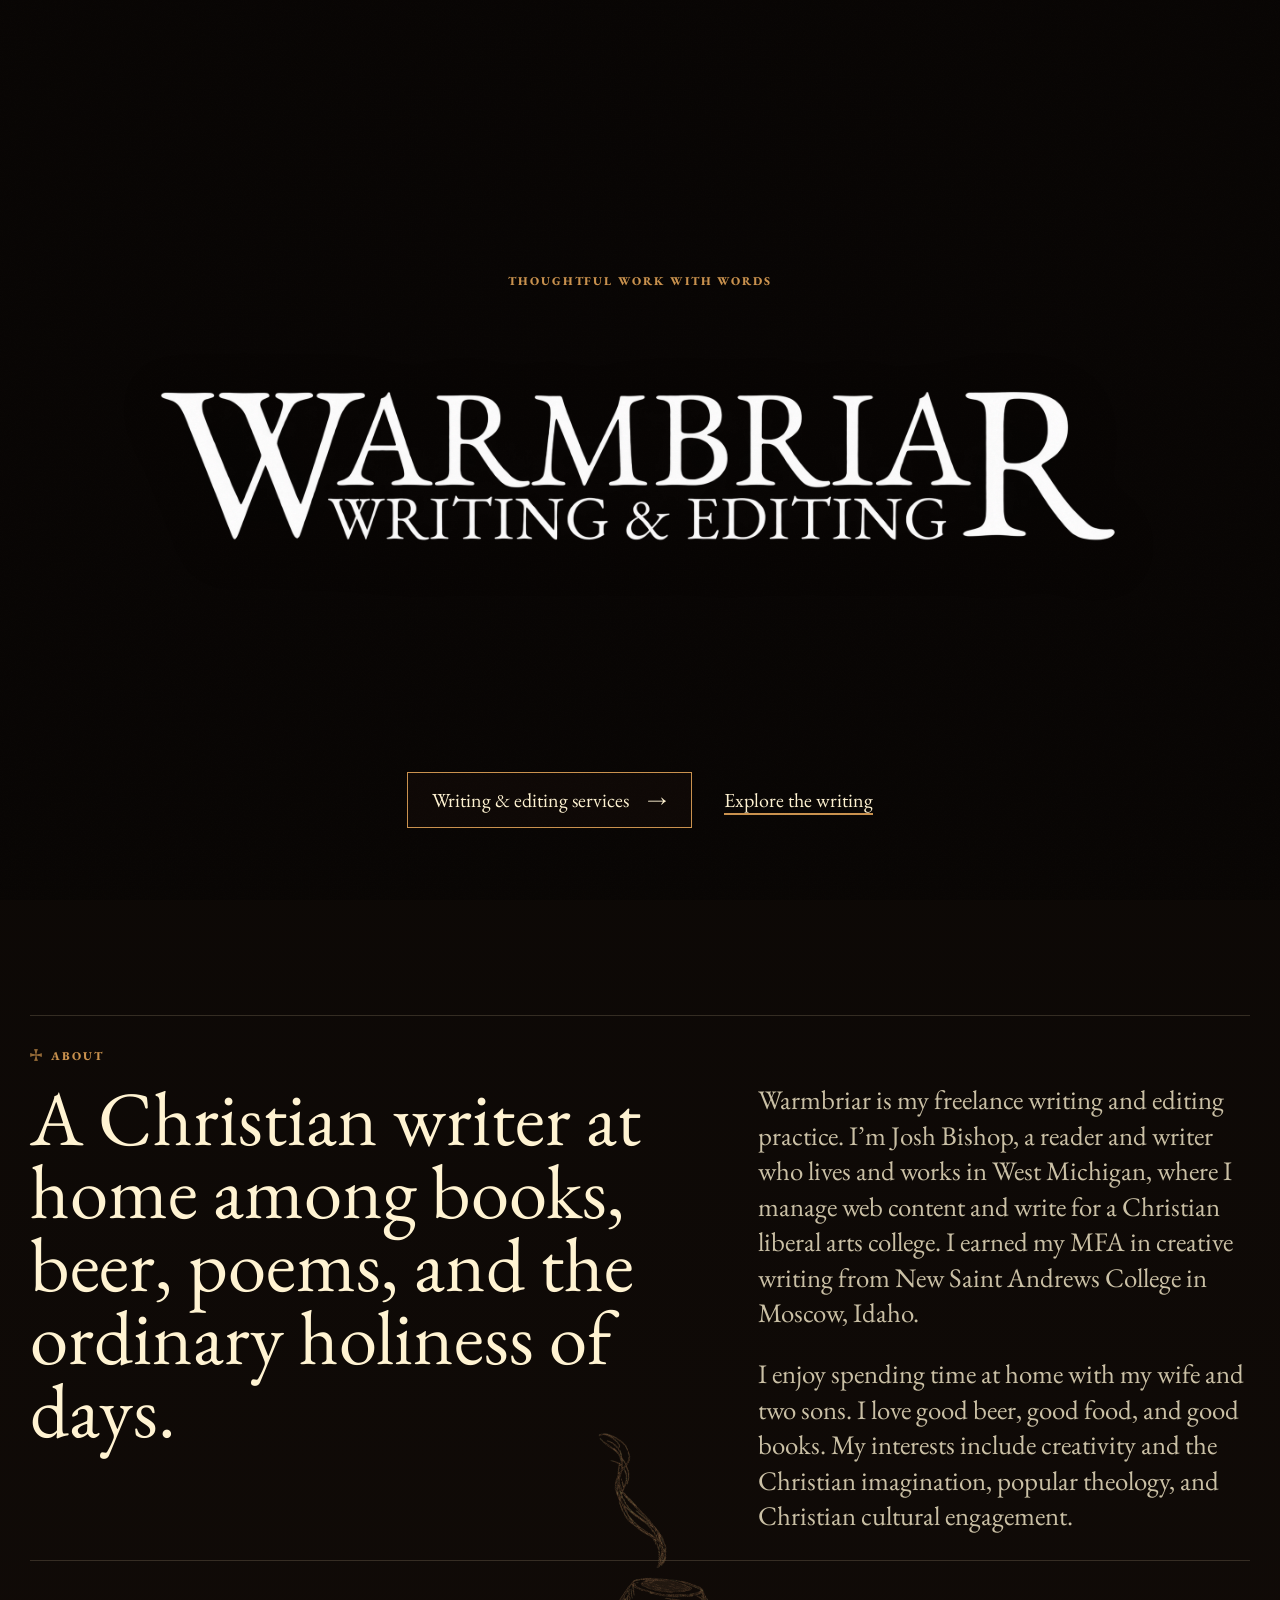
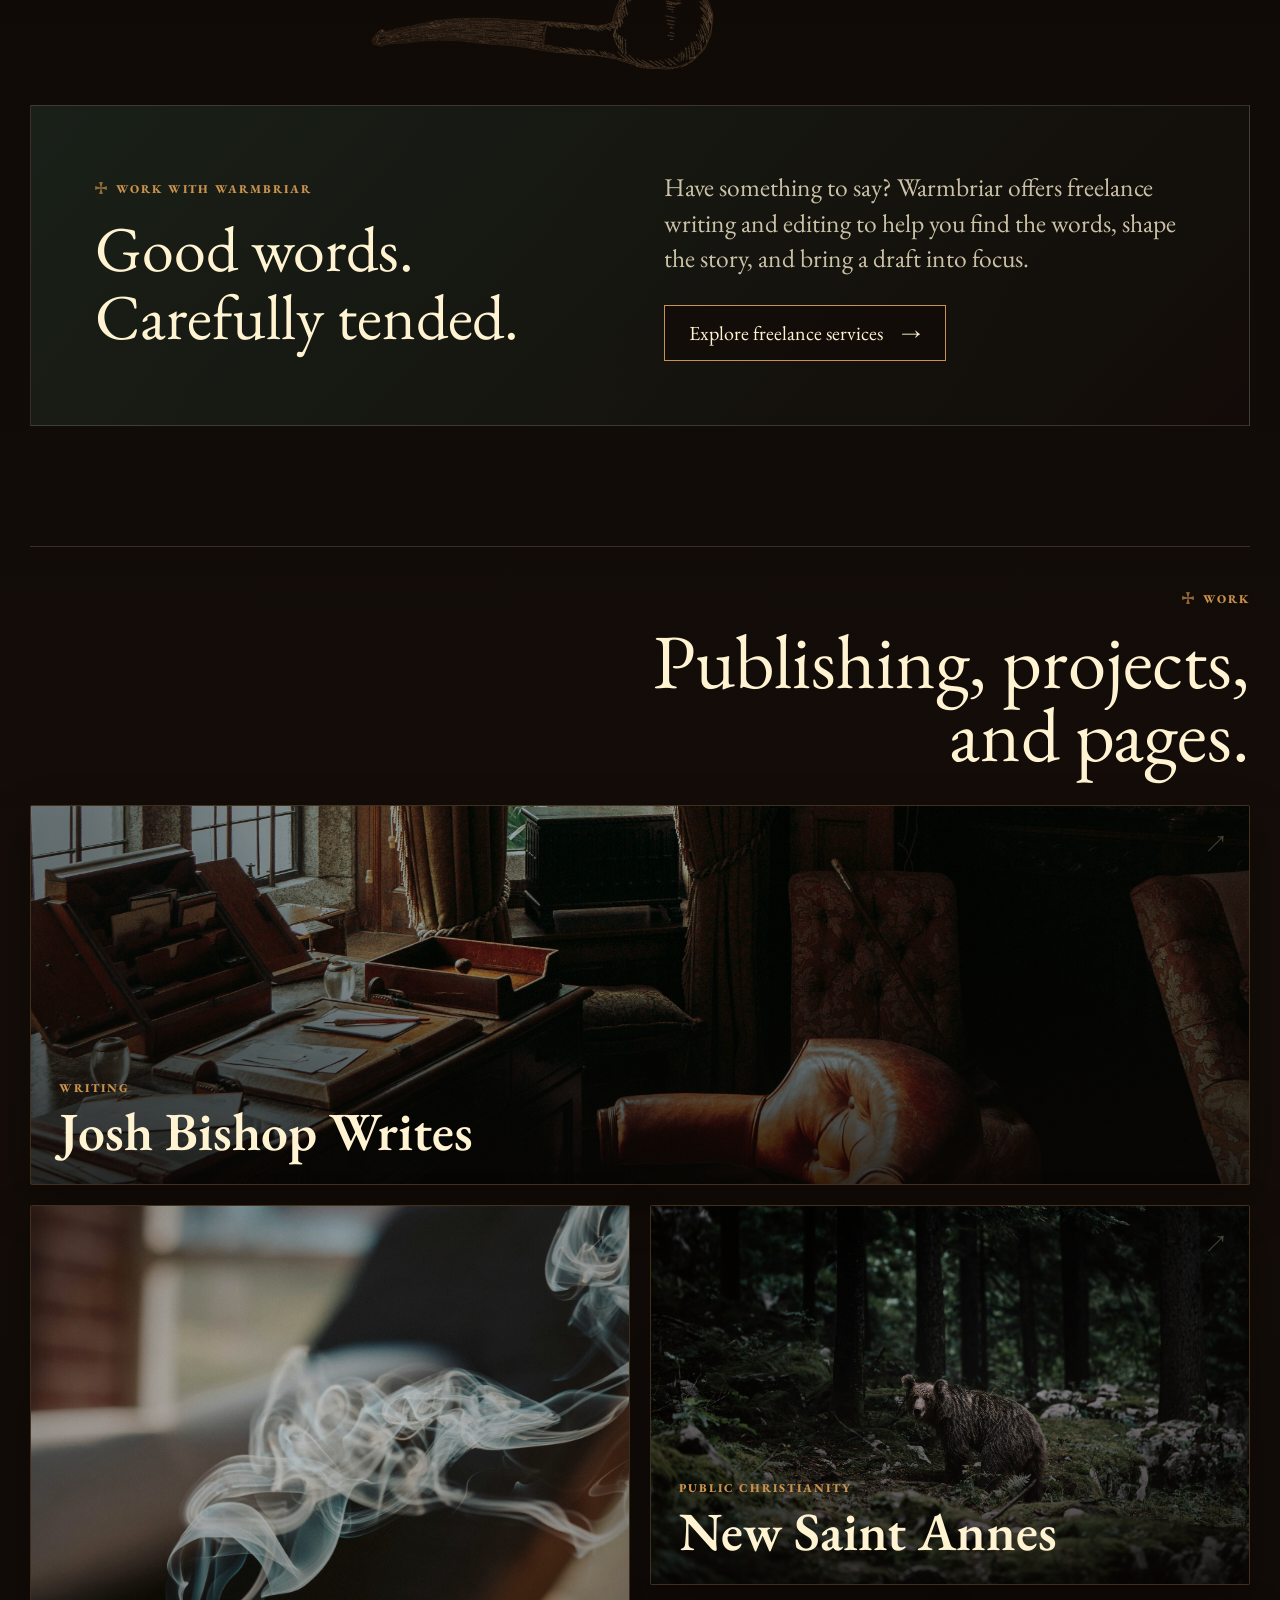
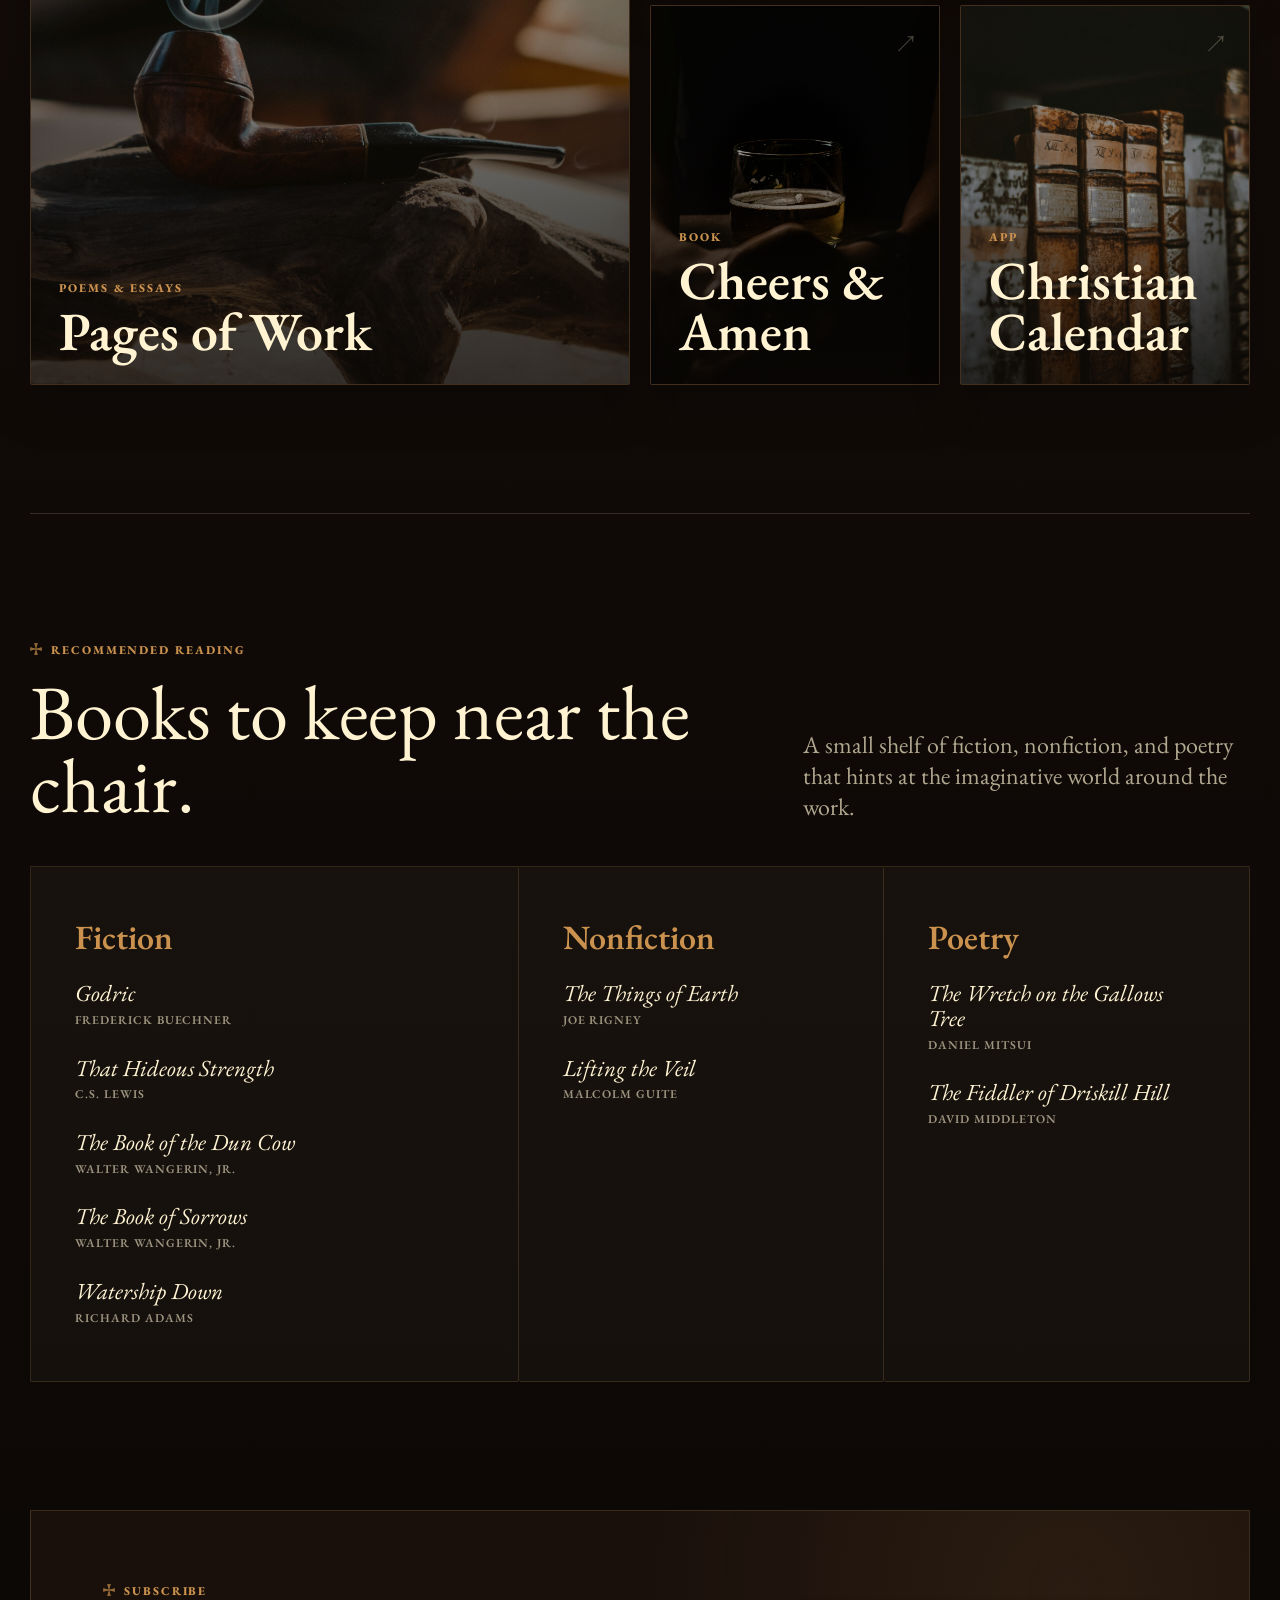
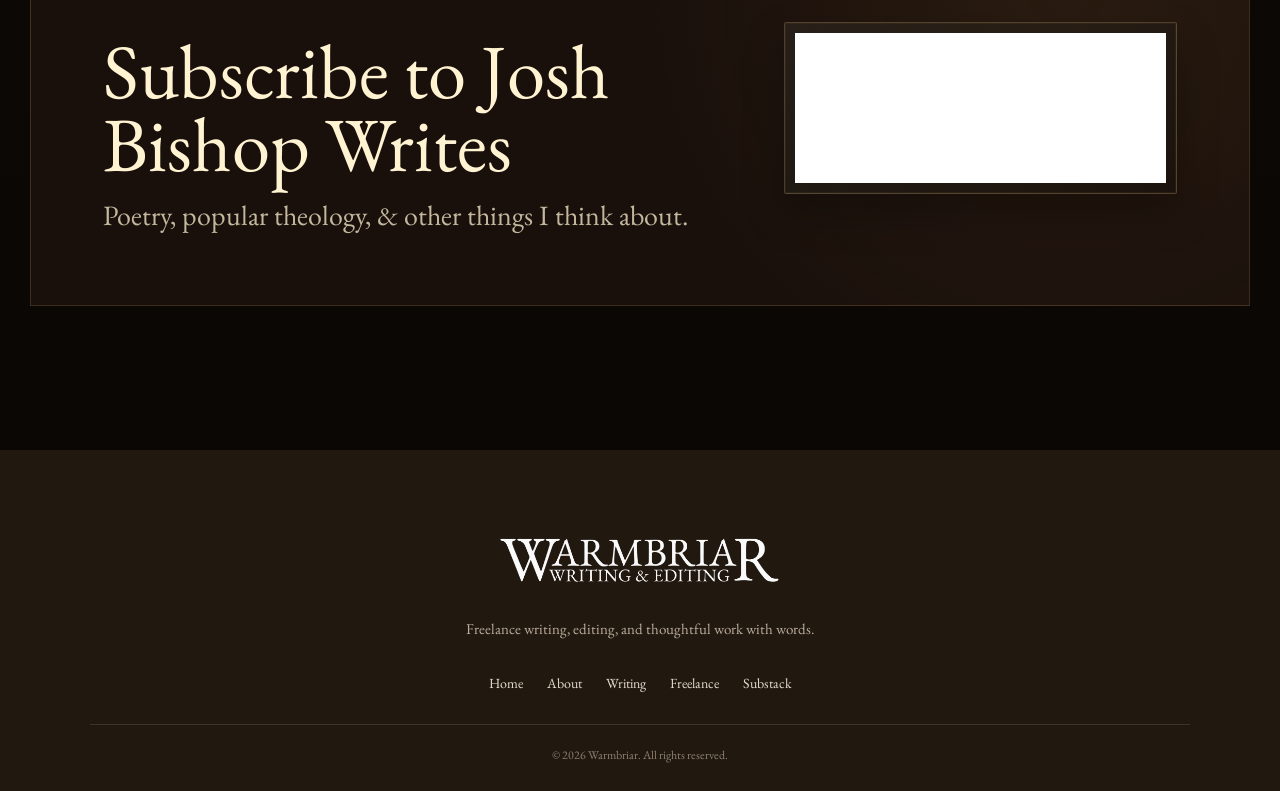
<file: index.html>
<!doctype html>
<html lang="en">
  <head>
    <meta charset="utf-8">
    <meta name="viewport" content="width=device-width, initial-scale=1">
    <title>Warmbriar | Writing &amp; Editing</title>
    <meta
    name="description"
    content="Warmbriar is the freelance writing and editing practice of Josh Bishop, a West Michigan writer exploring poetry, theology, and culture."
>
    <link rel="preconnect" href="https://fonts.googleapis.com">
    <link rel="preconnect" href="https://fonts.gstatic.com" crossorigin>


    <link href="https://fonts.googleapis.com/css2?family=EB+Garamond:ital,wght@0,400..800;1,400..800&display=swap" rel="stylesheet">
    <link rel="stylesheet" href="styles.css">
  </head>
  <body>

    <main id="top">
      <section class="hero" aria-label="Warmbriar introduction">
        <video class="hero-video" autoplay muted loop playsinline>
          <source src="candle-book.mp4" type="video/mp4">
          <source src="https://videos.pexels.com/video-files/10425839/10425839-hd_1920_1080_24fps.mp4" type="video/mp4">
        </video>
        <div class="hero-shade" aria-hidden="true"></div>
        <div class="hero-content">
          <p class="eyebrow">Thoughtful work with words</p>
          <h1><img class="warmbriar-logo" src="warmbriar-logo.png" alt="Warmbriar Writing &amp; Editing"></h1>
        </div>
        <div class="hero-actions"><a class="button" href="freelance.html">Writing &amp; editing services <span aria-hidden="true">→</span></a><a class="text-link" href="pages.html">Explore the writing</a></div>
      </section>

      <section class="about-section" id="about">
        <div class="section-rule"></div>
        <p class="section-kicker">About</p>
        <div class="about-grid">
          <div class="about-heading">
            <h2>A Christian writer at home among books, beer, poems, and the ordinary holiness of days.</h2>
            <img class="section-pipe" src="smoking-pipe.png" alt="" aria-hidden="true">
          </div>
          <div class="about-copy">
            <p>Warmbriar is my freelance writing and editing practice. I’m Josh Bishop, a reader and writer who lives and works in West Michigan, where I manage web content and write for a Christian liberal arts college. I earned my MFA in creative writing from New Saint Andrews College in Moscow, Idaho.</p>
            <p>I enjoy spending time at home with my wife and two sons. I love good beer, good food, and good books. My interests include creativity and the Christian imagination, popular theology, and Christian cultural engagement.</p>
          </div>
        </div>
        <div class="section-rule"></div>
      </section>

      <section class="freelance-section" aria-labelledby="freelance-heading">
        <div class="freelance-preview">
          <div>
            <p class="section-kicker">Work with Warmbriar</p>
            <h2 id="freelance-heading">Good words.<br>Carefully tended.</h2>
          </div>
          <div class="freelance-preview-copy">
            <!-- Draft service copy: replace with the client's final content. -->
            <p>Have something to say? Warmbriar offers freelance writing and editing to help you find the words, shape the story, and bring a draft into focus.</p>
            <a class="button" href="freelance.html">Explore freelance services <span aria-hidden="true">→</span></a>
          </div>
        </div>
      </section>

      <section class="work-section" id="work">
        <div class="section-heading">
          <p class="section-kicker">Work</p>
          <h2>Publishing, projects, and pages.</h2>
        </div>

        <div class="work-grid">
          <a class="work-card work-card-featured" href="https://www.joshbishopwrites.com/" target="_blank" rel="noopener noreferrer">
            <img src="old-office.jpg" alt="Dark shelves of old books in a shadowed office">
            <div class="card-vignette"></div>
            <span class="work-card-arrow" aria-hidden="true">↗</span>
            <div class="card-title">
              <span>Writing</span>
              <h3>Josh Bishop Writes</h3>
            </div>
            <div class="card-hover">
              <p>Poetry, popular theology, and the recurring questions that reward slow attention.</p>
            </div>
          </a>

          <a class="work-card work-card-pages" href="pages.html" target="_blank" rel="noopener noreferrer">
            <img src="pipe.jpg" alt="Smoking pipe resting on wood in warm light">
            <div class="card-vignette"></div>
            <span class="work-card-arrow" aria-hidden="true">↗</span>
            <div class="card-title">
              <span>Poems &amp; Essays</span>
              <h3>Pages of Work</h3>
            </div>
            <div class="card-hover">
              <p>A gathered index for poems, hymns, essays, commonplace notes, theology, and cultural criticism.</p>
            </div>
          </a>

          <a class="work-card work-card-new" href="https://www.newsaintannes.com/" target="_blank" rel="noopener noreferrer">
            <img src="bear.jpg" alt="Open antique book and papers on a wooden desk">
            <div class="card-vignette"></div>
            <span class="work-card-arrow" aria-hidden="true">↗</span>
            <div class="card-title">
              <span>Public Christianity</span>
              <h3>New Saint Annes</h3>
            </div>
            <div class="card-hover">
              <p>Christianity has public implications for how we live, work, worship, and govern.</p>
            </div>
          </a>

          <a class="work-card work-card-small" href="https://www.cheersamen.com/" target="_blank" rel="noopener noreferrer">
            <img src="beer.jpg" alt="Glass of beer held in a dim room">
            <div class="card-vignette"></div>
            <span class="work-card-arrow" aria-hidden="true">↗</span>
            <div class="card-title">
              <span>Book</span>
              <h3>Cheers &amp; Amen</h3>
            </div>
            <div class="card-hover">
              <p>Coming soon...</p>
            </div>
          </a>

          <a class="work-card work-card-small" href="https://www.newsaintannes.com/" target="_blank" rel="noopener noreferrer">
            <img src="old-books.jpg" alt="Open antique book on a wooden table">
            <div class="card-vignette"></div>
            <span class="work-card-arrow" aria-hidden="true">↗</span>
            <div class="card-title">
              <span>App</span>
              <h3>Christian Calendar</h3>
            </div>
            <div class="card-hover">
              <p>Coming soon...</p>
            </div>
          </a>
        </div>
      </section>

      <section class="reading-section" id="reading">
        <p class="section-kicker">Recommended Reading</p>
        <div class="reading-intro">
          <h2>Books to keep near the chair.</h2>
          <p>A small shelf of fiction, nonfiction, and poetry that hints at the imaginative world around the work.</p>
        </div>

        <div class="reading-grid">
          <div class="reading-list">
            <h3>Fiction</h3>
            <ul>
              <li><cite>Godric</cite><span>Frederick Buechner</span></li>
              <li><cite>That Hideous Strength</cite><span>C.S. Lewis</span></li>
              <li><cite>The Book of the Dun Cow</cite><span>Walter Wangerin, Jr.</span></li>
              <li><cite>The Book of Sorrows</cite><span>Walter Wangerin, Jr.</span></li>
              <li><cite>Watership Down</cite><span>Richard Adams</span></li>
            </ul>
          </div>
          <div class="reading-list">
            <h3>Nonfiction</h3>
            <ul>
              <li><cite>The Things of Earth</cite><span>Joe Rigney</span></li>
              <li><cite>Lifting the Veil</cite><span>Malcolm Guite</span></li>
            </ul>
          </div>
          <div class="reading-list">
            <h3>Poetry</h3>
            <ul>
              <li><cite>The Wretch on the Gallows Tree</cite><span>Daniel Mitsui</span></li>
              <li><cite>The Fiddler of Driskill Hill</cite><span>David Middleton</span></li>
            </ul>
          </div>
        </div>
      </section>

      <section class="subscribe-section" id="subscribe">
        <div class="subscribe-panel">
          <div class="subscribe-copy">
            <p class="section-kicker">Subscribe</p>
            <h2>Subscribe to Josh Bishop Writes</h2>
            <p>Poetry, popular theology, &amp; other things I think about.</p>
          </div>
          <div class="subscribe-frame">
            <iframe title="Subscribe to Josh Bishop Writes" class="subscribe-embed" src="https://www.joshbishopwrites.com/embed" width="480" height="150" frameborder="0" scrolling="no"></iframe>
          </div>
        </div>
      </section>
    </main>

    <footer class="site-footer">
      <div class="footer-inner">
        <div class="footer-brand">
          <h3><a href="index.html"><img class="warmbriar-logo" src="warmbriar-logo.png" alt="Warmbriar Writing &amp; Editing"></a></h3>
          <p>Freelance writing, editing, and thoughtful work with words.</p>
        </div>

        <nav class="footer-nav" aria-label="Footer navigation">
          <a href="index.html">Home</a>
          <a href="index.html#about">About</a>
          <a href="pages.html">Writing</a>
          <a href="freelance.html">Freelance</a>
          <a href="https://www.joshbishopwrites.com/" target="_blank" rel="noopener noreferrer">Substack</a>
        </nav>

        <div class="footer-bottom">
          <p>© 2026 Warmbriar. All rights reserved.</p>
        </div>
      </div>
    </footer>

    <script src="script.js"></script>
  </body>
</html>
</file>
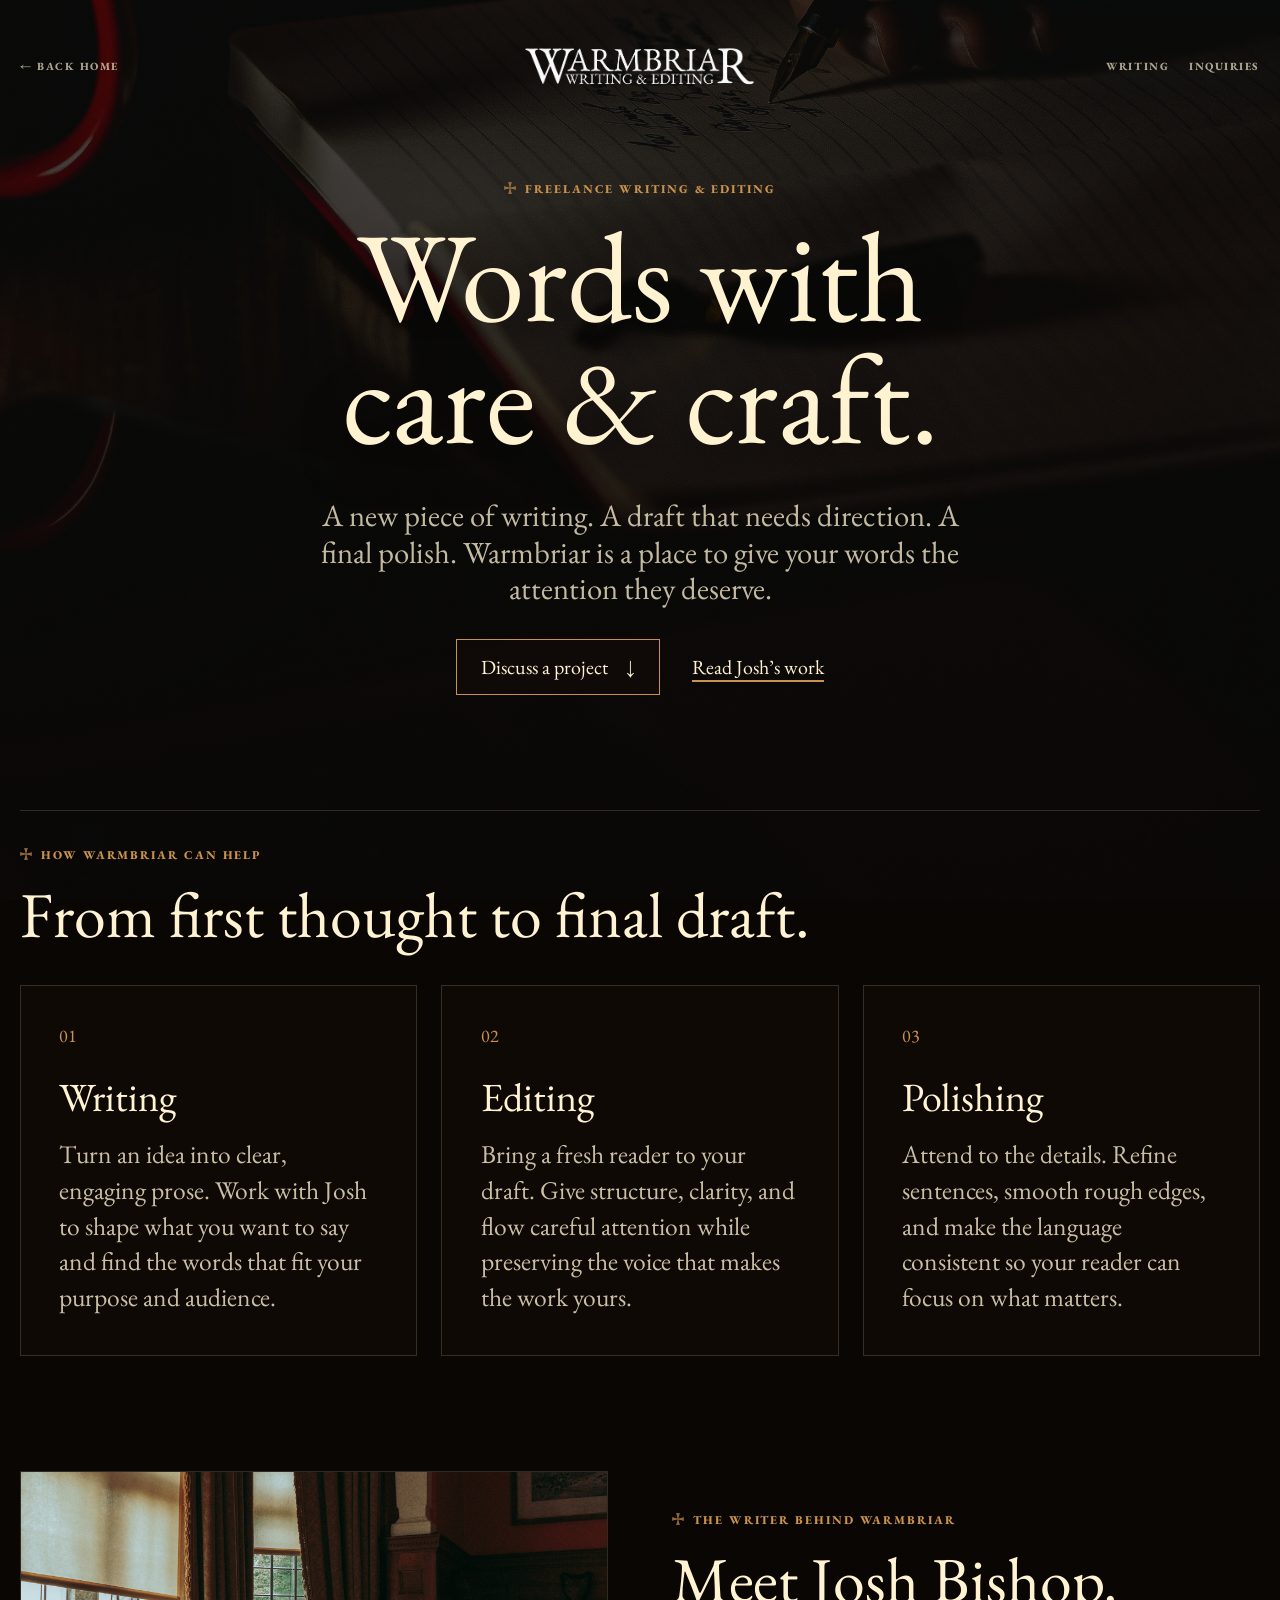
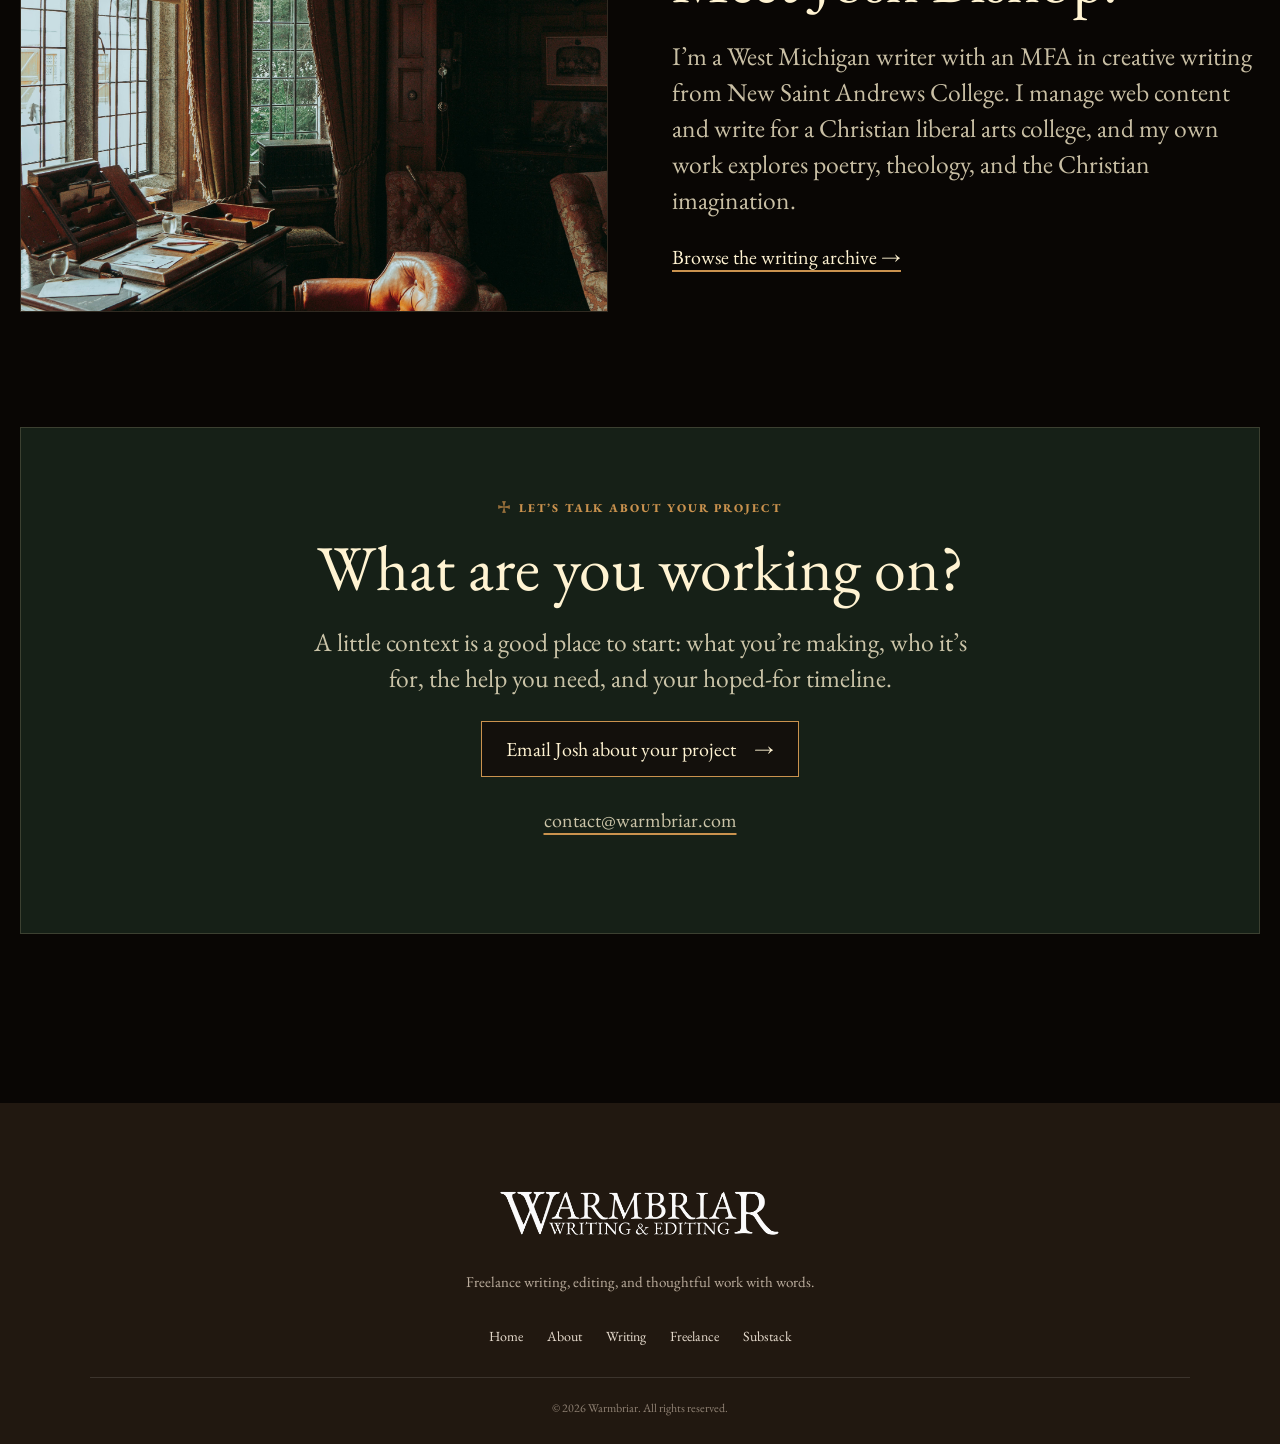
<file: freelance.html>
<!doctype html>
<html lang="en">
  <head>
    <meta charset="utf-8">
    <meta name="viewport" content="width=device-width, initial-scale=1">
    <title>Freelance Writing &amp; Editing | Warmbriar</title>
    <meta name="description" content="Explore freelance writing and editing with Warmbriar, the practice of West Michigan writer Josh Bishop.">
    <link rel="preconnect" href="https://fonts.googleapis.com">
    <link rel="preconnect" href="https://fonts.gstatic.com" crossorigin>
    <link href="https://fonts.googleapis.com/css2?family=EB+Garamond:ital,wght@0,400..800;1,400..800&display=swap" rel="stylesheet">
    <link rel="stylesheet" href="styles.css">
  </head>
  <body class="pages-page freelance-page">
    <header class="pages-header">
      <a class="pages-home-link" href="index.html">Back Home</a>
      <a class="pages-header-label" href="index.html"><img class="warmbriar-logo" src="warmbriar-logo.png" alt="Warmbriar Writing &amp; Editing"></a>
      <nav class="page-nav" aria-label="Main navigation"><a href="pages.html">Writing</a><a href="#inquiries">Inquiries</a></nav>
    </header>
    <main class="pages-main freelance-main">
      <section class="pages-hero" aria-labelledby="freelance-title">
        <p class="section-kicker">Freelance Writing &amp; Editing</p>
        <h1 id="freelance-title" class="pages-title">Words with<br>care &amp; craft.</h1>
        <!-- Draft copy pending the client's service details. -->
        <p class="pages-intro">A new piece of writing. A draft that needs direction. A final polish. Warmbriar is a place to give your words the attention they deserve.</p>
        <div class="hero-actions"><a class="button" href="#inquiries">Discuss a project <span aria-hidden="true">↓</span></a><a class="text-link" href="pages.html">Read Josh’s work</a></div>
      </section>

      <section class="service-section" aria-labelledby="services-title">
        <p class="section-kicker">How Warmbriar can help</p>
        <h2 id="services-title">From first thought to final draft.</h2>
        <div class="service-grid">
          <article class="service-card"><span class="service-number" aria-hidden="true">01</span><h3>Writing</h3><p>Turn an idea into clear, engaging prose. Work with Josh to shape what you want to say and find the words that fit your purpose and audience.</p></article>
          <article class="service-card"><span class="service-number" aria-hidden="true">02</span><h3>Editing</h3><p>Bring a fresh reader to your draft. Give structure, clarity, and flow careful attention while preserving the voice that makes the work yours.</p></article>
          <article class="service-card"><span class="service-number" aria-hidden="true">03</span><h3>Polishing</h3><p>Attend to the details. Refine sentences, smooth rough edges, and make the language consistent so your reader can focus on what matters.</p></article>
        </div>
      </section>

      <section class="freelance-about" aria-labelledby="writer-title">
        <img src="old-office.jpg" alt="Old books lining the shelves of a shadowed study" loading="lazy">
        <div><p class="section-kicker">The writer behind Warmbriar</p><h2 id="writer-title">Meet Josh Bishop.</h2><p>I’m a West Michigan writer with an MFA in creative writing from New Saint Andrews College. I manage web content and write for a Christian liberal arts college, and my own work explores poetry, theology, and the Christian imagination.</p><a class="text-link" href="pages.html">Browse the writing archive <span aria-hidden="true">→</span></a></div>
      </section>

      <section class="inquiry-panel" id="inquiries" aria-labelledby="inquiries-title">
        <p class="section-kicker">Let’s talk about your project</p>
        <h2 id="inquiries-title">What are you working on?</h2>
        <p>A little context is a good place to start: what you’re making, who it’s for, the help you need, and your hoped-for timeline.</p>
        <a class="button" href="mailto:contact@warmbriar.com?subject=Warmbriar%20project%20inquiry">Email Josh about your project <span aria-hidden="true">→</span></a>
        <p><a class="text-link" href="mailto:contact@warmbriar.com">contact@warmbriar.com</a></p>
      </section>
    </main>
    <footer class="site-footer">
      <div class="footer-inner">
        <div class="footer-brand">
          <h3><a href="index.html"><img class="warmbriar-logo" src="warmbriar-logo.png" alt="Warmbriar Writing &amp; Editing"></a></h3>
          <p>Freelance writing, editing, and thoughtful work with words.</p>
        </div>

        <nav class="footer-nav" aria-label="Footer navigation">
          <a href="index.html">Home</a>
          <a href="index.html#about">About</a>
          <a href="pages.html">Writing</a>
          <a href="freelance.html">Freelance</a>
          <a href="https://www.joshbishopwrites.com/" target="_blank" rel="noopener noreferrer">Substack</a>
        </nav>

        <div class="footer-bottom">
          <p>© 2026 Warmbriar. All rights reserved.</p>
        </div>
      </div>
    </footer>


  </body>
</html>
</file>
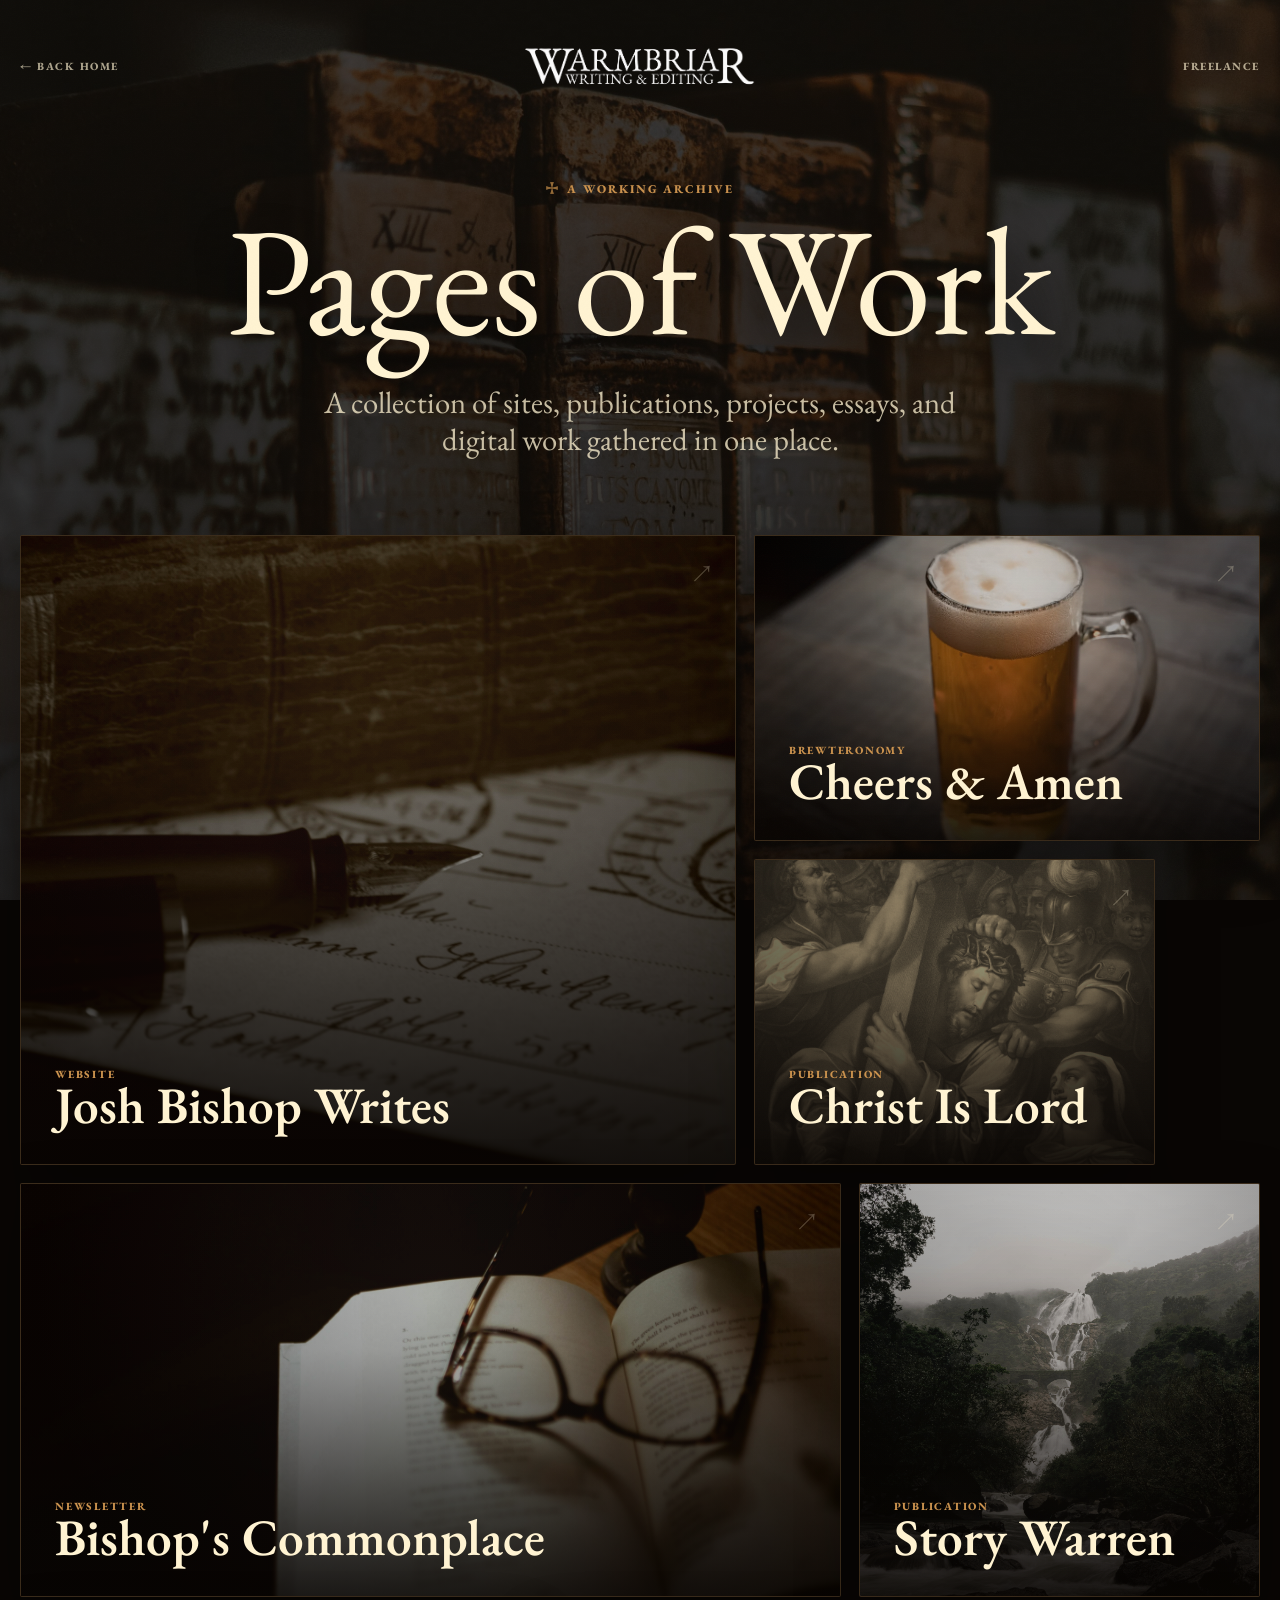
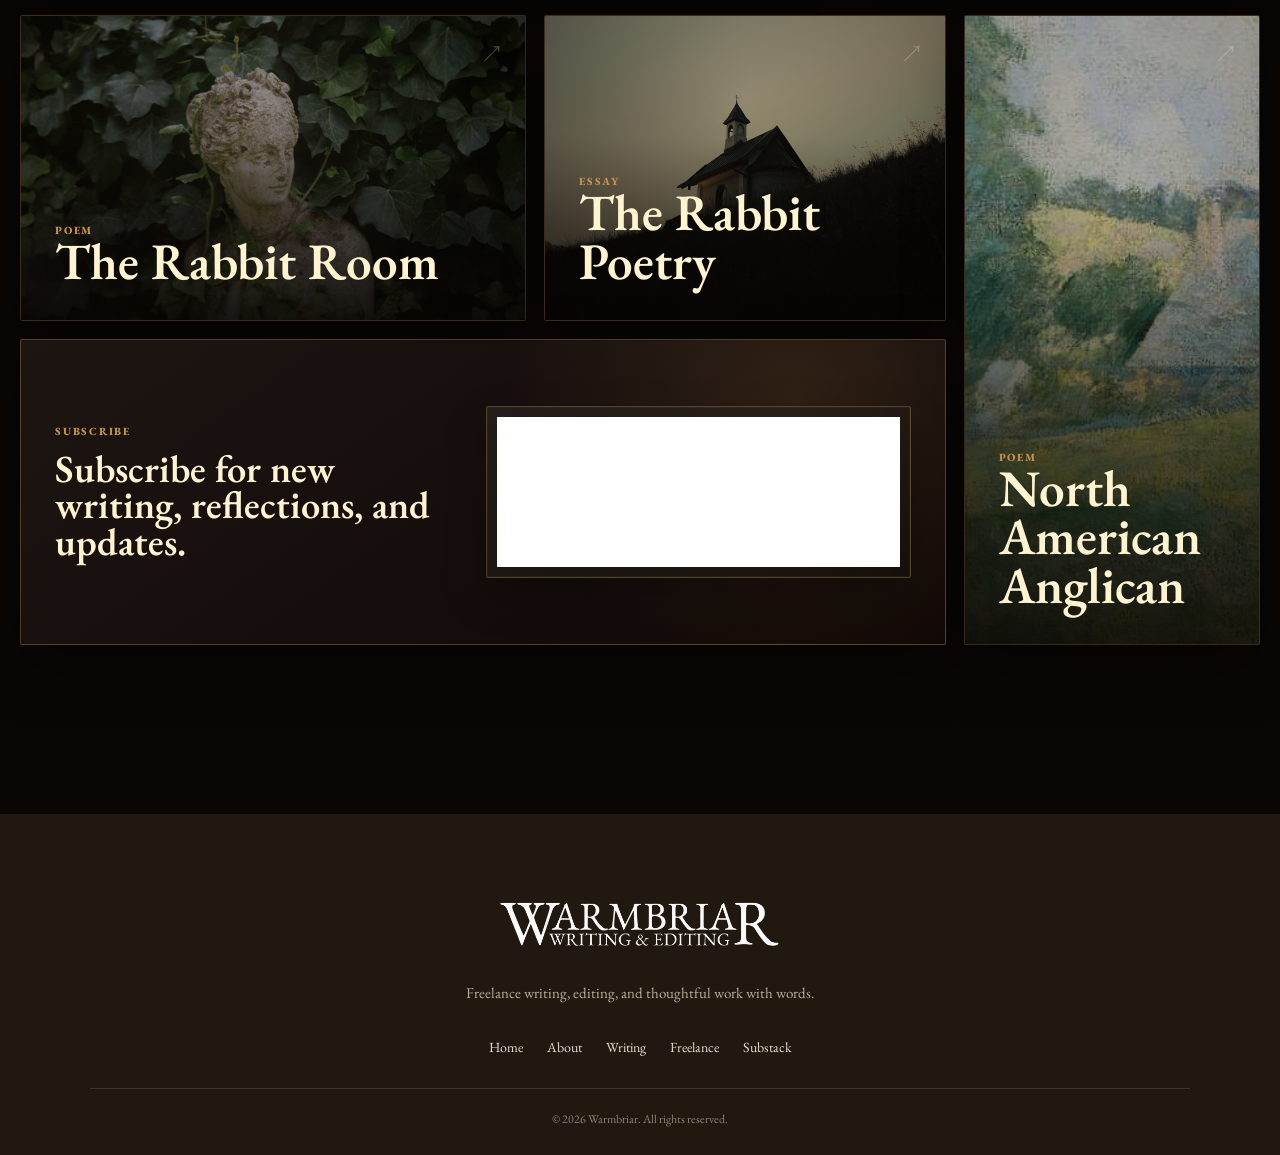
<file: pages.html>
<!doctype html>
<html lang="en">
  <head>
    <meta charset="utf-8">
    <meta name="viewport" content="width=device-width, initial-scale=1">
    <title>Pages of Work | Warmbriar</title>
    <meta
      name="description"
      content="A collection of sites, publications, projects, essays, and digital work by Josh Bishop gathered in one place."
    >
    <link rel="preconnect" href="https://fonts.googleapis.com">
    <link rel="preconnect" href="https://fonts.gstatic.com" crossorigin>

    <link href="https://fonts.googleapis.com/css2?family=EB+Garamond:ital,wght@0,400..800;1,400..800&display=swap" rel="stylesheet">
    <link rel="stylesheet" href="styles.css">
  </head>
  <body class="pages-page">
    <header class="pages-header" aria-label="Pages archive header">
      <a class="pages-home-link" href="index.html">Back Home</a>
      <a class="pages-header-label" href="index.html"><img class="warmbriar-logo" src="warmbriar-logo.png" alt="Warmbriar Writing &amp; Editing"></a>
      <nav class="page-nav" aria-label="Main navigation"><a href="freelance.html">Freelance</a></nav>
    </header>

    <main class="pages-main">
      <section class="pages-hero" aria-labelledby="pages-title">
        <p class="section-kicker">A Working Archive</p>
        <h1 id="pages-title" class="pages-title">Pages of Work</h1>
        <p class="pages-intro">A collection of sites, publications, projects, essays, and digital work gathered in one place.</p>
      </section>

      <section class="pages-archive" aria-label="Collected pages">
        <a class="page-card page-card-primary" href="https://www.joshbishopwrites.com/" target="_blank" rel="noopener noreferrer">
          <img src="writing.jpg" alt="Shadowed study shelves and old books">
          <span class="page-card-shade" aria-hidden="true"></span>
          <span class="page-card-arrow" aria-hidden="true">↗</span>
          <span class="page-card-content">
            <span class="page-card-category">Website</span>
            <span class="page-card-title">
              <span>Josh Bishop Writes</span>
            </span>
            <span class="page-card-description">Poetry, theology, essays, and personal writing.</span>
          </span>
        </a>

        <a class="page-card page-card-short" href="https://www.cheersamen.com/" target="_blank" rel="noopener noreferrer">
          <img src="beers.jpg" alt="Glass of beer in warm low light">
          <span class="page-card-shade" aria-hidden="true"></span>
          <span class="page-card-arrow" aria-hidden="true">↗</span>
          <span class="page-card-content">
            <span class="page-card-category">Brewteronomy</span>
            <span class="page-card-title">
              <span>Cheers &amp; Amen</span>
            </span>
            <span class="page-card-description">Beer is a gift from God, given for his glory and our joy — and we should thank him for it</span>
          </span>
        </a>

        <a class="page-card page-card-medium" href="https://christislord.substack.com/" target="_blank" rel="noopener noreferrer">
          <img src="christ.jpg" alt="Decorative cross mark">
          <span class="page-card-shade" aria-hidden="true"></span>
          <span class="page-card-arrow" aria-hidden="true">↗</span>
          <span class="page-card-content">
            <span class="page-card-category">Publication</span>
            <span class="page-card-title">
              <span>Christ Is Lord</span>
            </span>
            <span class="page-card-description">Christian cultural engagement, essays, and public theology.</span>
          </span>
        </a>

        <a class="page-card page-card-wide" href="https://bishopscommonplace.substack.com/" target="_blank" rel="noopener noreferrer">
          <img src="open-book.jpg" alt="Smoking pipe resting on a wooden surface">
          <span class="page-card-shade" aria-hidden="true"></span>
          <span class="page-card-arrow" aria-hidden="true">↗</span>
          <span class="page-card-content">
            <span class="page-card-category">Newsletter</span>
            <span class="page-card-title">
              <span>Bishop's Commonplace</span>
            </span>
            <span class="page-card-description">Notes, fragments, observations, and links from the desk.</span>
          </span>
        </a>

        <a class="page-card page-card-square" href="https://storywarren.com/author/josh-bishop/" target="_blank" rel="noopener noreferrer">
          <img src="story-warren.jpg" alt="Shadowed study shelves and old books">
          <span class="page-card-shade" aria-hidden="true"></span>
          <span class="page-card-arrow" aria-hidden="true">↗</span>
          <span class="page-card-content">
            <span class="page-card-category">Publication</span>
            <span class="page-card-title">
              <span>Story Warren</span>
            </span>
            <span class="page-card-description">Collected writing by Josh Bishop at Story Warren.</span>
          </span>
        </a>

        <a class="page-card page-card-short page-card-rabbit-room" href="https://rabbitroompoetry.substack.com/p/an-unexpected-specterjosh-bishop" target="_blank" rel="noopener noreferrer">
          <img src="rabbit-room.jpg" alt="Open book and papers in warm light">
          <span class="page-card-shade" aria-hidden="true"></span>
          <span class="page-card-arrow" aria-hidden="true">↗</span>
          <span class="page-card-content">
            <span class="page-card-category">Poem</span>
            <span class="page-card-title">
              <span>The Rabbit Room</span>
            </span>
            <span class="page-card-description">An Unexpected Specter, published through Rabbit Room Poetry.</span>
          </span>
        </a>

        <a class="page-card page-card-medium page-card-rabbit-poetry" href="https://www.rabbitroom.com/post/on-creation-first-and-new-by-josh-bishop" target="_blank" rel="noopener noreferrer">
          <img src="rabbit-poetry.jpg" alt="Writing desk and papers in low light">
          <span class="page-card-shade" aria-hidden="true"></span>
          <span class="page-card-arrow" aria-hidden="true">↗</span>
          <span class="page-card-content">
            <span class="page-card-category">Essay</span>
            <span class="page-card-title">
              <span>The Rabbit Poetry</span>
            </span>
            <span class="page-card-description">On Creation, First and New, published by The Rabbit Room.</span>
          </span>
        </a>

        <a class="page-card page-card-anglican" href="https://northamanglican.com/summer-afternoon/" target="_blank" rel="noopener noreferrer">
          <img src="summer.jpg" alt="Smoking pipe resting on a wooden surface">
          <span class="page-card-shade" aria-hidden="true"></span>
          <span class="page-card-arrow" aria-hidden="true">↗</span>
          <span class="page-card-content">
            <span class="page-card-category">Poem</span>
            <span class="page-card-title">
              <span>North American Anglican</span>
            </span>
            <span class="page-card-description">Summer Afternoon, published at The North American Anglican.</span>
          </span>
        </a>

        <div class="page-card page-card-subscribe">
          <div class="page-card-content page-subscribe-content">
            <div class="page-subscribe-copy">
              <span class="page-card-category">Subscribe</span>
              <span class="page-card-title">
                <span>Subscribe for new writing, reflections, and updates.</span>
              </span>
            </div>
            <div class="subscribe-frame pages-more-frame">
              <iframe title="Subscribe to Josh Bishop Writes" class="subscribe-embed pages-more-embed" src="https://www.joshbishopwrites.com/embed" width="480" height="150" frameborder="0" scrolling="no"></iframe>
            </div>
          </div>
        </div>
      </section>
    </main>

    <footer class="site-footer">
      <div class="footer-inner">
        <div class="footer-brand">
          <h3><a href="index.html"><img class="warmbriar-logo" src="warmbriar-logo.png" alt="Warmbriar Writing &amp; Editing"></a></h3>
          <p>Freelance writing, editing, and thoughtful work with words.</p>
        </div>

        <nav class="footer-nav" aria-label="Footer navigation">
          <a href="index.html">Home</a>
          <a href="index.html#about">About</a>
          <a href="pages.html">Writing</a>
          <a href="freelance.html">Freelance</a>
          <a href="https://www.joshbishopwrites.com/" target="_blank" rel="noopener noreferrer">Substack</a>
        </nav>

        <div class="footer-bottom">
          <p>© 2026 Warmbriar. All rights reserved.</p>
        </div>
      </div>
    </footer>

    <script src="script.js"></script>
  </body>
</html>
</file>
<file: styles.css>
:root {
  --black: #090604;
  --coal: #120b08;
  --walnut: #21130d;
  --brown: #352016;
  --oxblood: #68241f;
  --green: #203226;
  --brass: #ca924e;
  --paper: #f2dfbc;
  --cream: #fff3d2;
  --muted: #bca27b;
  --line: rgba(255, 231, 188, 0.16);
  --shadow: rgba(0, 0, 0, 0.54);
}

* {
  box-sizing: border-box;
}

html {
  scroll-behavior: smooth;
}

body {
  margin: 0;
  font-family: "EB Garamond", serif;
  color: var(--cream);
  background:
    radial-gradient(circle at 20% 8%, rgba(104, 36, 31, 0.22), transparent 28rem),
    linear-gradient(180deg, #090604 0%, #140d09 46%, #090604 100%);
  cursor: url("deus-vult-cursor.png") 16 16, auto;
}

body.pages-page {
  --page-image: url("pages-background.jpg");
  min-height: 100vh;
  color: var(--cream);
  isolation: isolate;
  background: var(--black);
  background-position: center, center;
}

/* A separate layer avoids repainting a fixed body background on scroll. */
body.pages-page::after {
  position: fixed;
  inset: 0;
  z-index: 0;
  pointer-events: none;
  content: "";
  background:
    linear-gradient(rgba(9, 6, 4, 0.72), rgba(9, 6, 4, 0.88)),
    var(--page-image);
  background-position: inherit;
  background-size: cover;
  background-repeat: no-repeat;
  transform: translateZ(0);
}

body.pages-page > .site-footer {
  position: relative;
  z-index: 1;
}


body.freelance-page {
  --page-image: url("writing-paper.jpg");
  background-position: center, center 30%;
}

body::before {
  position: fixed;
  inset: 0;
  z-index: 10;
  pointer-events: none;
  content: "";
  opacity: 0.025;
  background-image: url("data:image/svg+xml,%3Csvg viewBox='0 0 240 240' xmlns='http://www.w3.org/2000/svg'%3E%3Cfilter id='noise'%3E%3CfeTurbulence type='fractalNoise' baseFrequency='0.85' numOctaves='3' stitchTiles='stitch'/%3E%3C/filter%3E%3Crect width='240' height='240' filter='url(%23noise)' opacity='0.55'/%3E%3C/svg%3E");
  background-size: 240px 240px;
}

a {
  color: inherit;
  text-decoration: none;
}

a:focus-visible,
button:focus-visible,
input:focus-visible {
  outline: 2px solid rgba(185, 133, 69, 0.9);
  outline-offset: 4px;
}

img,
video {
  display: block;
  max-width: 100%;
}

.hero {
  position: relative;
  min-height: 100svh;
  display: grid;
  place-items: center;
  overflow: hidden;
  isolation: isolate;
  background: var(--black);
}

.hero-video {
  position: absolute;
  inset: 0;
  z-index: -3;
  width: 100%;
  height: 100%;
  object-fit: cover;
}

.hero-shade {
  position: absolute;
  inset: 0;
  z-index: -1;
  background:
    radial-gradient(circle at center, rgba(9, 6, 4, 0.03) 0%, rgba(9, 6, 4, 0.26) 44%, rgba(9, 6, 4, 0.58) 100%),
    linear-gradient(180deg, rgba(9, 6, 4, 0.12) 0%, rgba(9, 6, 4, 0.24) 62%, rgba(9, 6, 4, 0.72) 100%),
    rgba(9, 6, 4, 0.1);
}

.hero-content {
  width: min(960px, calc(100% - 40px));
  text-align: center;
}

.eyebrow,
.section-kicker {
  margin: 0 0 18px;
  color: var(--brass);
  font-size: 12px;
  font-weight: 800;
  letter-spacing: 0.16em;
  text-transform: uppercase;
}

.section-kicker::before {
  display: inline-block;
  width: 12px;
  height: 12px;
  margin-right: 9px;
  vertical-align: -1px;
  content: "";
  background: rgba(185, 133, 69, 0.78);
  mask: url("deus-vult.png") center / contain no-repeat;
  -webkit-mask: url("deus-vult.png") center / contain no-repeat;
}

.hero h1 {
  margin: 0;
  font-family: "EB Garamond", serif;
  font-size: clamp(72px, 13vw, 190px);
  font-weight: normal;
  line-height: 0.82;
  letter-spacing: 0;
  text-shadow: 0 18px 40px rgba(0, 0, 0, 0.72);
}

.gothic-initial {
  display: inline-block;
  width: auto;
  height: 0.86em;
  vertical-align: -0.08em;
  filter: brightness(0) saturate(100%) invert(94%) sepia(12%) saturate(643%) hue-rotate(339deg) brightness(108%) contrast(104%);
}

.hero > .hero-actions {
  position: absolute;
  left: 50%;
  bottom: clamp(34px, 8vh, 84px);
  width: calc(100% - 40px);
  margin: 0;
  transform: translateX(-50%);
}

.about-section,
.work-section,
.reading-section,
.subscribe-section {
  width: min(1220px, calc(100% - 40px));
  margin: 0 auto;
}

.about-section {
  padding: clamp(80px, 9vw, 130px) 0 clamp(36px, 5vw, 72px);
}

.section-rule {
  width: 100%;
  height: 1px;
  margin-bottom: 32px;
  background: var(--line);
}

.about-grid {
  display: grid;
  grid-template-columns: minmax(0, 0.96fr) minmax(320px, 0.74fr);
  gap: clamp(40px, 7vw, 96px);
  align-items: start;
}

.about-heading {
  position: relative;
}

h2,
h3 {
  font-family: "EB Garamond", serif;
  letter-spacing: 0;
}

.about-heading h2,
.section-heading h2,
.reading-intro h2,
.subscribe-panel h2 {
  margin: 0;
  font-size: clamp(42px, 6vw, 78px);
  font-weight: normal;
  line-height: 0.95;
}

.about-copy {
  color: rgba(255, 243, 210, 0.78);
  font-family: "EB Garamond", serif;
  font-size: clamp(22px, 2.1vw, 29px);
  line-height: 1.32;
}

.about-copy p {
  margin: 0 0 26px;
}

.section-pipe {
  position: absolute;
  top: 385px;
  left: -2rem;
  z-index: 5;
  width: clamp(220px, 30vw, 360px);
  height: auto;
  margin: 0;
  opacity: 0.72;
  filter: sepia(1) saturate(1.9) hue-rotate(345deg) brightness(0.5);
  pointer-events: none;
  transform: scaleX(-1) rotate(20deg);
  transform-origin: right;
}

.section-heading {
  margin-bottom: 34px;
  margin-top: -5rem;

  padding-top: clamp(30px, 4vw, 44px);
  border-top: 1px solid var(--line);
  text-align: right;
}

.section-heading h2 {
  max-width: 630px;
  margin-left: auto;
}

.work-section {
  padding: clamp(24px, 4vw, 48px) 0 clamp(84px, 10vw, 150px);
}

.work-grid {
  display: grid;
  grid-template-columns: repeat(4, minmax(0, 1fr));
  grid-auto-rows: 180px;
  gap: 20px;
}

.work-card {
  position: relative;
  overflow: hidden;
  min-height: 320px;
  border-radius: 2px;
  border: 1px solid rgba(215, 171, 103, 0.18);
  background: var(--walnut);
  box-shadow: 0 18px 48px rgba(0, 0, 0, 0.3);
}

.work-card-featured img {
  object-position: center 70%;
}

.work-card:focus-visible {
  outline-offset: 6px;
}

.work-card.tall {
  grid-column: span 2;
  grid-row: span 2;
}

.work-card.wide {
  grid-column: span 2;
}

.work-card-featured {
  grid-column: 1 / -1;
  grid-row: span 2;
}

.work-card-pages {
  grid-column: span 2;
  grid-row: span 4;
}

.work-card-new {
  grid-column: span 2;
  grid-row: span 2;
}

.work-card-small {
  grid-column: span 1;
  grid-row: span 2;
}

.work-card img {
  width: 100%;
  height: 100%;
  object-fit: cover;
  filter: saturate(0.92) contrast(1.06) brightness(0.86);
  transition: transform 700ms ease, filter 700ms ease;
}

.card-vignette,
.card-hover,
.card-title {
  position: absolute;
  inset: 0;
}

.work-card-arrow {
  position: absolute;
  top: 24px;
  right: 24px;
  z-index: 2;
  color: rgba(255, 243, 210, 0.74);
  font-family: "EB Garamond", serif;
  font-size: 22px;
  line-height: 1;
  opacity: 0.35;
  transform: translate(0);
  transition: opacity 240ms ease, transform 240ms ease;
}

.card-vignette {
  background:
    linear-gradient(180deg, rgba(9, 6, 4, 0.06) 0%, rgba(9, 6, 4, 0.14) 42%, rgba(9, 6, 4, 0.68) 100%),
    radial-gradient(circle at 50% 30%, transparent 0%, rgba(9, 6, 4, 0.38) 84%);
  transition: background 340ms ease;
}

.card-title {
  display: flex;
  flex-direction: column;
  justify-content: flex-end;
  padding: 28px;
  transition: transform 340ms ease;
}

.card-title span {
  margin-bottom: 10px;
  color: var(--brass);
  font-size: 12px;
  font-weight: 800;
  letter-spacing: 0.16em;
  text-transform: uppercase;
}

.card-title h3 {
  max-width: 420px;
  margin: 0;
  font-size: clamp(44px, 4.2vw, 62px);
  font-weight: 600;
  line-height: 0.94;
}

.card-hover {
  display: flex;
  align-items: flex-end;
  justify-content: flex-start;
  text-align: left;
  padding: 28px;
  opacity: 0;
  transform: translateY(16px);
  transition: opacity 300ms ease, transform 300ms ease;
}

.card-hover p {
  width: min(430px, 100%);
  margin: 0;
  color: var(--paper);
  font-family: "EB Garamond", serif;
  font-size: 25px;
  line-height: 1.18;
}

.work-card:hover img,
.work-card:focus-within img {
  transform: scale(1.025);
  filter: saturate(0.96) contrast(1.08) brightness(0.8);
}

.work-card:hover .card-vignette,
.work-card:focus-within .card-vignette {
  background:
    linear-gradient(180deg, rgba(9, 6, 4, 0.08) 0%, rgba(9, 6, 4, 0.24) 42%, rgba(9, 6, 4, 0.82) 100%),
    radial-gradient(circle at 50% 30%, rgba(9, 6, 4, 0.04) 0%, rgba(9, 6, 4, 0.56) 84%);
}

.work-card:hover .work-card-arrow,
.work-card:focus-within .work-card-arrow {
  opacity: 1;
  transform: translate(3px, -3px);
}

.work-card:hover .card-title,
.work-card:focus-within .card-title {
  transform: translateY(-56px);
}

.work-card-pages:hover .card-title,
.work-card-pages:focus-within .card-title {
  transform: translateY(-92px);
}

.work-card:hover .card-hover,
.work-card:focus-within .card-hover {
  opacity: 1;
  transform: translateY(0);
}

.reading-section {
  padding: clamp(84px, 10vw, 138px) 0;
  border-top: 1px solid var(--line);
}

.reading-intro {
  display: grid;
  grid-template-columns: minmax(0, 0.84fr) minmax(300px, 0.52fr);
  gap: 52px;
  align-items: end;
  margin-bottom: 44px;
}

.reading-intro p {
  margin: 0;
  color: rgba(255, 243, 210, 0.68);
  font-family: "EB Garamond", serif;
  font-size: 24px;
  line-height: 1.3;
}

.reading-grid {
  display: grid;
  grid-template-columns: 1.2fr 0.9fr 0.9fr;
  border-top: 1px solid rgba(215, 171, 103, 0.18);
  border-left: 1px solid rgba(215, 171, 103, 0.18);
}

.reading-list {
  min-height: 330px;
  padding: clamp(38px, 4vw, 48px) clamp(30px, 3.6vw, 44px) clamp(44px, 4.5vw, 54px);
  border-radius: 2px;
  border-right: 1px solid rgba(215, 171, 103, 0.18);
  border-bottom: 1px solid rgba(215, 171, 103, 0.18);
  background: rgba(255, 243, 210, 0.035);
}

.reading-list h3 {
  margin: 0 0 22px;
  color: var(--brass);
  font-size: 34px;
  font-weight: 600;
}

.reading-list ul {
  display: grid;
  gap: 26px;
  margin: 0;
  padding: 0;
  list-style: none;
}

.reading-list li {
  display: grid;
  gap: 5px;
  color: rgba(255, 243, 210, 0.74);
  font-size: 15px;
  line-height: 1.55;
}

.reading-list li span {
  color: rgba(255, 243, 210, 0.58);
  font-family: "EB Garamond", serif;
  font-size: 12px;
  font-weight: 600;
  letter-spacing: 0.08em;
  text-transform: uppercase;
}

cite {
  display: block;
  color: var(--cream);
  font-family: "EB Garamond", serif;
  font-size: 23px;
  font-style: italic;
  line-height: 1.08;
}

.subscribe-section {
  padding: 0 0 clamp(36px, 5vw, 64px);
}

.subscribe-panel {
  position: relative;
  overflow: hidden;
  display: grid;
  grid-template-columns: minmax(0, 0.95fr) minmax(360px, 0.58fr);
  gap: 24px 36px;
  align-items: center;
  padding: clamp(36px, 6vw, 72px);
  border: 1px solid rgba(215, 171, 103, 0.18);
  background:
    radial-gradient(circle at 85% 20%, rgba(185, 133, 69, 0.1), transparent 26rem),
    #1a100b;
}

.subscribe-copy {
  display: grid;
  gap: 18px;
  align-content: center;
}

.subscribe-panel h2 {
  max-width: 760px;
}

.subscribe-panel p:not(.section-kicker) {
  margin: 0;
  color: rgba(255, 243, 210, 0.74);
  font-family: "EB Garamond", serif;
  font-size: 28px;
  line-height: 1.2;
}

.subscribe-form {
  grid-column: 1 / -1;
  display: grid;
  grid-template-columns: minmax(0, 3fr) minmax(140px, 1fr);
  gap: 12px;
  align-self: end;
  width: min(100%, 660px);
  margin-top: 22px;
}

.subscribe-form input,
.subscribe-form button {
  height: 50px;
  border: 1px solid rgba(255, 231, 188, 0.24);
  font: inherit;
}

.subscribe-form input {
  min-width: 0;
  padding: 0 16px;
  color: var(--cream);
  background: rgba(9, 6, 4, 0.42);
}

.subscribe-form input:focus {
  border-color: rgba(185, 133, 69, 0.7);
}

.subscribe-form input::placeholder {
  color: rgba(255, 243, 210, 0.58);
}

.subscribe-form button {
  padding: 0 24px;
  color: #170d09;
  background: var(--brass);
  font-size: 12px;
  font-weight: 800;
  letter-spacing: 0.14em;
  text-transform: uppercase;
  cursor: pointer;
  transition: background 160ms ease, transform 160ms ease;
}

.subscribe-form button:hover {
  background: #d09a58;
}

.subscribe-form button:active {
  transform: translateY(1px);
}

.subscribe-embed {
  display: block;
  width: 100%;
  max-width: 100%;
  border: 0;
  background: #fff;
}

.subscribe-frame {
  grid-column: 2;
  grid-row: 1;
  justify-self: end;
  overflow: hidden;
  width: min(100%, 520px);
  margin-top: 0;
  padding: 10px;
  border: 1px solid rgba(215, 171, 103, 0.28);
  border-radius: 2px;
  background:
    linear-gradient(145deg, rgba(255, 243, 210, 0.08), rgba(255, 243, 210, 0.02)),
    rgba(9, 6, 4, 0.42);
  box-shadow:
    inset 0 0 0 1px rgba(255, 243, 210, 0.04),
    0 18px 42px rgba(0, 0, 0, 0.28);
}

.site-footer {
  margin-top: 80px;
  padding: 64px 24px 28px;
  color: #e8ddcf;
  background: #211810;
}

.footer-inner {
  max-width: 1100px;
  margin: 0 auto;
  text-align: center;
}

.footer-brand {
  margin-bottom: 36px;
}

.footer-brand h3 {
  margin: 0 0 8px;
  font-family: "EB Garamond", serif;
  font-size: 28px;
  font-weight: 700;
  line-height: 0.9;
}

.footer-brand .gothic-initial {
  height: 0.9em;
}

.footer-brand p {
  margin: 0;
  color: #bcae9e;
  font-size: 15px;
}

.footer-nav {
  display: flex;
  flex-wrap: wrap;
  justify-content: center;
  gap: 24px;
  padding-bottom: 32px;
  border-bottom: 1px solid rgba(255, 255, 255, 0.12);
}

.footer-nav a {
  color: #e8ddcf;
  font-size: 14px;
  transition: opacity 200ms ease;
}

.footer-nav a:hover {
  opacity: 0.65;
}

.footer-bottom {
  padding-top: 22px;
  color: #8f8173;
  font-size: 12px;
}

.footer-bottom p {
  margin: 0;
}

.visually-hidden {
  position: absolute;
  width: 1px;
  height: 1px;
  padding: 0;
  overflow: hidden;
  clip: rect(0, 0, 0, 0);
  white-space: nowrap;
  border: 0;
}

.pages-header {
  position: relative;
  z-index: 2;
  display: grid;
  grid-template-columns: 1fr auto 1fr;
  align-items: center;
  gap: 24px;
  width: min(1340px, calc(100% - 40px));
  margin: 0 auto;
  padding: 28px 0 0;
  color: rgba(255, 243, 210, 0.66);
  font-size: 11px;
  font-weight: 800;
  letter-spacing: 0.14em;
  text-transform: uppercase;
}

.pages-home-link {
  justify-self: start;
  transition: color 180ms ease;
}

.pages-home-link::before {
  content: "← ";
}

.pages-home-link:hover {
  color: var(--cream);
}

.pages-header-label {
  margin: 0;
  color: var(--cream);
  font-family: "EB Garamond", serif;
  font-size: 24px;
  font-weight: 700;
  line-height: 0.9;
  letter-spacing: 0;
  text-transform: none;
  white-space: nowrap;
}

.pages-header-label .gothic-initial {
  height: 0.9em;
}

.pages-main {
  position: relative;
  z-index: 1;
  width: min(1340px, calc(100% - 40px));
  margin: 0 auto;
  padding: clamp(58px, 6vw, 92px) 0 clamp(44px, 7vw, 92px);
}

.pages-hero {
  display: grid;
  justify-items: center;
  text-align: center;
}

.pages-title {
  max-width: 1120px;
  margin: 0;
  font-family: "EB Garamond", serif;
  font-size: clamp(76px, 12vw, 180px);
  font-weight: normal;
  line-height: 0.85;
  letter-spacing: 0;
  text-shadow: 0 18px 42px rgba(0, 0, 0, 0.72);
}

.pages-intro {
  width: min(680px, 100%);
  margin: clamp(24px, 3vw, 38px) auto 0;
  color: rgba(255, 243, 210, 0.76);
  font-family: "EB Garamond", serif;
  font-size: clamp(24px, 2.4vw, 34px);
  line-height: 1.2;
}

.pages-archive {
  display: grid;
  grid-template-columns: repeat(12, minmax(0, 1fr));
  grid-auto-rows: 90px;
  gap: 18px;
  margin-top: clamp(52px, 6vw, 84px);
}

.page-card {
  position: relative;
  overflow: hidden;
  display: block;
  min-height: 260px;
  border: 1px solid rgba(215, 171, 103, 0.2);
  border-radius: 2px;
  background: #140d09;
  box-shadow: 0 22px 60px rgba(0, 0, 0, 0.34);
  isolation: isolate;
}

.page-card-primary {
  grid-column: span 7;
  grid-row: span 6;
}

.page-card-short {
  grid-column: span 5;
  grid-row: span 3;
}

.page-card-square {
  grid-column: span 4;
  grid-row: span 4;
}

.page-card-wide {
  grid-column: span 8;
  grid-row: span 4;
}

.page-card-medium {
  grid-column: span 4;
  grid-row: span 3;
}

.page-card-anglican {
  grid-column: span 3;
  grid-row: span 6;
}

.page-card-subscribe {
  grid-column: span 9;
  grid-row: span 3;
  min-height: 0;
  border-color: rgba(215, 171, 103, 0.3);
  background:
    radial-gradient(circle at 84% 18%, rgba(185, 133, 69, 0.16), transparent 18rem),
    linear-gradient(145deg, rgba(255, 243, 210, 0.05), rgba(9, 6, 4, 0.08)),
    rgba(18, 11, 8, 0.9);
}

.page-card img {
  width: 100%;
  height: 100%;
  object-fit: cover;
  filter: saturate(0.9) contrast(1.04) brightness(0.9);
  transform: scale(1);
  transition: transform 700ms ease, filter 700ms ease;
}

.page-card-rabbit-room img {
  object-position: center 24%;
}

.page-card-rabbit-poetry img {
  object-position: center 80%;
}

.page-card-medium img {
  
  filter: sepia(0.75) saturate(1.3) brightness(0.68);
}

.page-card-shade {
  position: absolute;
  inset: 0;
  z-index: 1;
  background:
    linear-gradient(to top, rgba(8, 5, 3, 0.84), rgba(8, 5, 3, 0.2) 60%, rgba(8, 5, 3, 0.06)),
    radial-gradient(circle at 50% 28%, rgba(255, 243, 210, 0.06), rgba(8, 5, 3, 0.34) 78%);
  transition: background 320ms ease;
}

.page-card-content {
  position: absolute;
  left: 0;
  right: 0;
  bottom: 0;
  z-index: 2;
  display: flex;
  flex-direction: column;
  align-items: flex-start;
  padding: clamp(22px, 3vw, 34px);
}

.page-subscribe-content {
  top: 0;
  display: grid;
  grid-template-columns: minmax(0, 0.9fr) minmax(320px, 1fr);
  gap: clamp(20px, 4vw, 48px);
  align-content: center;
  align-items: center;
}

.page-subscribe-copy {
  display: grid;
  grid-column: 1;
  gap: 12px;
}



.page-card-subscribe .page-card-title {
  font-size: clamp(30px, 3vw, 46px);
}

.pages-more-embed {
  height: 150px;
}

.pages-more-frame {
  grid-column: 2;
  grid-row: 1;
  align-self: center;
  justify-self: end;
  width: min(100%, 520px);
  margin-top: 0;
}

.page-card-category {
  color: var(--brass);
  font-size: 11px;
  font-weight: 800;
  letter-spacing: 0.16em;
  text-transform: uppercase;
}

.page-card-title {
  display: flex;
  align-items: end;
  justify-content: space-between;
  gap: 18px;
  font-family: "EB Garamond", serif;
  font-size: clamp(34px, 4vw, 62px);
  font-weight: 600;
  line-height: 0.95;
  letter-spacing: 0;
}

.page-card-arrow {
  position: absolute;
  top: 24px;
  right: 24px;
  z-index: 2;
  color: rgba(255, 243, 210, 0.74);
  font-family: "EB Garamond", serif;
  font-size: 22px;
  line-height: 1;
  opacity: 0.35;
  transform: translate(0);
  transition: opacity 240ms ease, transform 240ms ease;
}

.page-card-description {
  max-width: 520px;
  margin-top: 0;
  color: rgba(242, 223, 188, 0.88);
  font-family: "EB Garamond", serif;
  font-size: clamp(18px, 1.5vw, 23px);
  line-height: 1.2;
  max-height: 0;
  opacity: 0;
  overflow: hidden;
  transform: translateY(10px);
  transition:
    max-height 420ms ease,
    opacity 280ms ease,
    transform 420ms ease,
    margin-top 420ms ease;
}

.page-card:hover img,
.page-card:focus-visible img {
  filter: saturate(0.94) contrast(1.06) brightness(0.82);
  transform: scale(1.026);
}

.page-card:hover .page-card-shade,
.page-card:focus-visible .page-card-shade {
  background:
    linear-gradient(to top, rgba(8, 5, 3, 0.9), rgba(8, 5, 3, 0.3) 58%, rgba(8, 5, 3, 0.12)),
    radial-gradient(circle at 50% 28%, rgba(255, 243, 210, 0.04), rgba(8, 5, 3, 0.48) 82%);
}

.page-card:hover .page-card-arrow,
.page-card:focus-visible .page-card-arrow {
  opacity: 1;
  transform: translate(3px, -3px);
}

.page-card:hover .page-card-description,
.page-card:focus-visible .page-card-description {
  max-height: 120px;
  margin-top: 14px;
  opacity: 1;
  transform: translateY(0);
}

@media (max-width: 920px) {
  .about-grid,
  .reading-intro,
  .subscribe-panel {
    grid-template-columns: 1fr;
  }

  .subscribe-frame {
    grid-column: 1;
    grid-row: auto;
    justify-self: start;
    margin-top: 10px;
  }

  .subscribe-panel p:not(.section-kicker) {
    max-width: 560px;
  }

  .work-grid {
    grid-template-columns: repeat(2, minmax(0, 1fr));
    grid-auto-rows: 340px;
  }

  .work-card.tall,
  .work-card.wide,
  .work-card-featured,
  .work-card-pages,
  .work-card-new {
    grid-column: span 2;
    grid-row: span 1;
  }

  .reading-grid {
    grid-template-columns: 1fr;
  }

  .pages-archive {
    grid-template-columns: repeat(6, minmax(0, 1fr));
    grid-auto-rows: 86px;
  }

  .page-card-primary,
  .page-card-short,
  .page-card-square,
  .page-card-wide,
  .page-card-medium,
  .page-card-anglican,
  .page-card-subscribe {
    grid-column: span 6;
    grid-row: span 4;
  }

}

@media (max-width: 620px) {
  .hero-video {
    object-position: 34% center;
  }

  .hero-content {
    width: min(100% - 28px, 420px);
  }

  .eyebrow {
    margin-bottom: 14px;
    font-size: 9px;
    letter-spacing: 0.12em;
  }

  .hero h1 {
    font-size: clamp(54px, 18vw, 86px);
    line-height: 0.86;
    white-space: nowrap;
  }

  .hero > .hero-actions {
    bottom: 24px;
    width: calc(100% - 28px);
  }

  .section-pipe {
    top: 518px;
  }

  .about-section,
  .work-section,
  .reading-section,
  .subscribe-section {
    width: min(100% - 28px, 1220px);
  }

  .section-heading{
    margin-top: 0;
  }

  .work-grid {
    grid-template-columns: 1fr;
  }

  .work-card,
  .work-card.tall,
  .work-card.wide,
  .work-card-featured,
  .work-card-pages,
  .work-card-new,
  .work-card-small {
    grid-column: span 1;
    grid-row: span 1;
  }

  .subscribe-form {
    grid-template-columns: 1fr;
    width: 100%;
  }

  .footer-nav {
    gap: 16px 22px;
  }

  .pages-header {
    grid-template-columns: 1fr;
    gap: 12px;
    width: min(100% - 28px, 1220px);
    padding-top: 22px;
  }

  .pages-header-label {
    justify-self: center;
  }

  .pages-main {
    width: min(100% - 28px, 1220px);
    padding-top: 60px;
  }

  .pages-title {
    font-size: clamp(68px, 24vw, 116px);
  }

  .pages-archive {
    grid-template-columns: 1fr;
    grid-auto-rows: auto;
    gap: 14px;
    margin-top: 56px;
  }

  .page-card-primary,
  .page-card-short,
  .page-card-square,
  .page-card-wide,
  .page-card-medium,
  .page-card-anglican {
    grid-column: span 1;
    grid-row: auto;
  }

  .page-card-subscribe {
    grid-column: span 1;
    grid-row: auto;
    aspect-ratio: auto;
    min-height: 360px;
  }

  .page-subscribe-content {
    grid-template-columns: 1fr;
    gap: 20px;
  }

  .pages-more-frame {
    grid-column: 1;
    grid-row: auto;
    justify-self: stretch;
  }

  .page-card {
    aspect-ratio: 4 / 3;
    min-height: 0;
  }

  .page-card-description,
  .page-card-arrow {
    opacity: 1;
    transform: translate(0);
  }

  .page-card-description {
    max-height: 120px;
    margin-top: 14px;
  }
}

@media (prefers-reduced-motion: reduce) {
  html {
    scroll-behavior: auto;
  }

  *,
  *::before,
  *::after {
    scroll-behavior: auto !important;
    transition-duration: 0.01ms !important;
    animation-duration: 0.01ms !important;
    animation-iteration-count: 1 !important;
  }

  .hero-video {
    display: none;
  }
}

/* Warmbriar branding and freelance services. */
.warmbriar-logo {
  width: 100%;
  height: auto;
}

.hero h1 .warmbriar-logo {
  width: min(100%, 960px);
  margin: 0 auto;
  filter: drop-shadow(0 12px 24px rgba(0, 0, 0, 0.4));
}

.footer-brand .warmbriar-logo {
  width: min(280px, 100%);
  margin: 0 auto 12px;
}

.pages-header-label .warmbriar-logo {
  width: 230px;
}

.page-nav {
  display: flex;
  flex-wrap: wrap;
  justify-content: flex-end;
  gap: 20px;
}

.hero-actions {
  display: flex;
  flex-wrap: wrap;
  justify-content: center;
  align-items: center;
  gap: 22px 32px;
  margin-top: 32px;
}

.button {
  display: inline-flex;
  align-items: center;
  justify-content: center;
  gap: 18px;
  padding: 14px 24px;
  border: 1px solid var(--brass);
  color: var(--cream);
  background: rgba(18, 11, 8, 0.7);
  font-size: 20px;
  line-height: 1.3;
  transition: background 180ms ease;
}

.button:hover {
  background: var(--brown);
}

.text-link {
  font-size: 20px;
  text-decoration: underline;
  text-underline-offset: 6px;
  text-decoration-color: var(--brass);
}

.freelance-section {
  width: min(1220px, calc(100% - 40px));
  margin: 0 auto;
  padding: 48px 0 72px;
}

.freelance-preview {
  display: grid;
  grid-template-columns: 1fr 1fr;
  align-items: center;
  gap: 48px;
  padding: clamp(28px, 5vw, 64px);
  border: 1px solid var(--line);
  background: linear-gradient(135deg, rgba(32, 50, 38, 0.55), rgba(18, 11, 8, 0.8));
}

.freelance-preview h2,
.service-section h2,
.freelance-about h2,
.inquiry-panel h2 {
  margin: 0;
  font-size: clamp(38px, 5vw, 64px);
  font-weight: normal;
  line-height: 1.05;
}

.freelance-preview-copy p,
.service-card p,
.freelance-about p:not(.section-kicker),
.inquiry-panel p:not(.section-kicker) {
  color: rgba(255, 243, 210, 0.78);
  font-size: clamp(21px, 2vw, 26px);
  line-height: 1.4;
}

.freelance-preview-copy p {
  margin: 0 0 28px;
}

.freelance-section + .work-section .section-heading {
  margin-top: 0;
}

.freelance-main .pages-title {
  font-size: clamp(64px, 10vw, 140px);
  line-height: 0.95;
}

.service-section {
  margin-top: clamp(72px, 9vw, 120px);
  padding-top: 36px;
  border-top: 1px solid var(--line);
}

.service-grid {
  display: grid;
  grid-template-columns: repeat(3, minmax(0, 1fr));
  gap: 24px;
  margin-top: 36px;
}

.service-card {
  padding: clamp(24px, 3vw, 40px);
  border: 1px solid var(--line);
  background: rgba(18, 11, 8, 0.8);
}

.service-number {
  color: var(--brass);
  font-size: 18px;
}

.service-card h3 {
  margin: 24px 0 14px;
  font-size: 40px;
  font-weight: normal;
}

.service-card p {
  margin: 0;
}

.freelance-about {
  display: grid;
  grid-template-columns: 1fr 1fr;
  align-items: center;
  gap: clamp(28px, 5vw, 72px);
  margin: clamp(64px, 9vw, 120px) 0;
}

.freelance-about > img {
  width: 100%;
  aspect-ratio: 4 / 3;
  object-fit: cover;
  border: 1px solid var(--line);
}

.inquiry-panel {
  padding: clamp(28px, 6vw, 72px);
  border: 1px solid var(--line);
  background: rgba(32, 50, 38, 0.6);
  text-align: center;
  scroll-margin-top: 24px;
}

.inquiry-panel p:not(.section-kicker) {
  max-width: 680px;
  margin: 24px auto;
}

.inquiry-panel .button {
  max-width: 100%;
  overflow-wrap: anywhere;
}

@media (max-width: 920px) {
  .freelance-preview,
  .freelance-about,
  .service-grid {
    grid-template-columns: 1fr;
  }
}

@media (max-width: 620px) {
  .freelance-section {
    width: calc(100% - 28px);
    padding-top: 24px;
  }

  .page-nav {
    justify-content: center;
  }

  .hero-actions {
    gap: 20px;
  }

  .hero h1 {
    white-space: normal;
  }
}

@media (max-width: 620px) {
  .section-pipe {
    display: none;
  }
}
</file>
